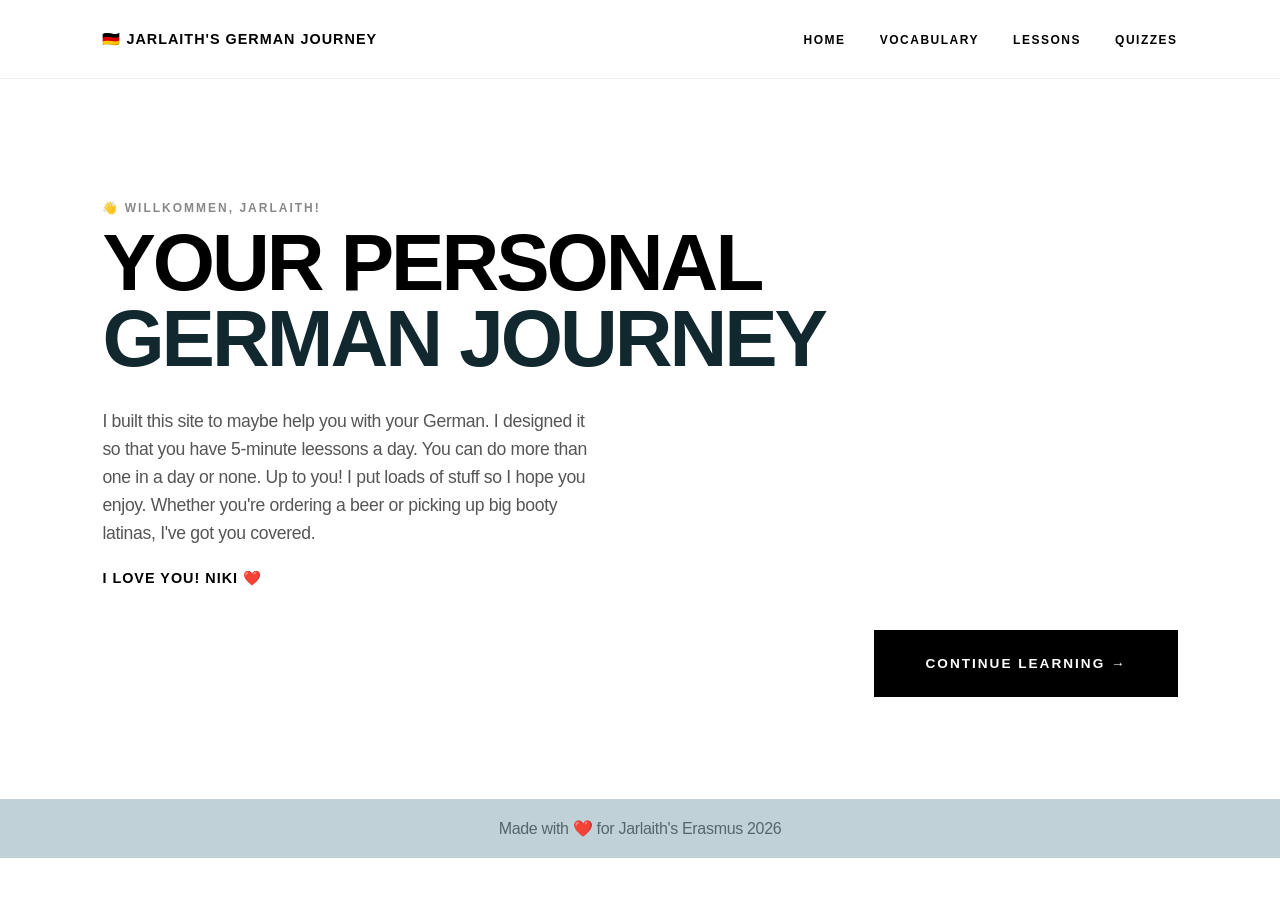
<file: index.html>
<!DOCTYPE html>
<html lang="en">
<head>
    <meta charset="UTF-8">
    <meta name="viewport" content="width=device-width, initial-scale=1.0">
    <title>Jarlaith's German Journey 🇩🇪</title>
    <link rel="stylesheet" href="style.css">
</head>
<body>
    <main class="home-main">
    <section id="welcome-hero" class="hero">
        <div class="hero-content">
            <div id="hero-naslov">
                <span class="emoji-badge">👋 Willkommen, Jarlaith!</span>
                <h1>Your personal <br><span class="highlight">German Journey</span></h1>
                <p class="love-note">
                    I built this site to maybe help you with your German. I designed it so that you have 5-minute leessons a day.
                    You can do more than one in a day or none. Up to you! I put loads of stuff so I hope you enjoy.
                    Whether you're ordering a beer or picking up big booty latinas, I've got you covered. 
                    <br><strong>I love you! Niki ❤️</strong>
                </p>
            </div>
            
            <div class="hero-action">
                <button class="cta-button" onclick="scrollToLessons()" id="main-action-btn">
                    Start Learning!
                </button>
            </div>
        </div>
    </section>

    <section id="lesson-section" class="lesson-container" style="display: none;">
        <div class="lesson-card">
            <div class="badge" id="lesson-topic">Topic: Meeting People</div>
            <div class="phrase-section">
                <p class="lang-label">English</p>
                <h2 id="english-text">Hello / Good day</h2>
            </div>
            <div class="phrase-section german-box">
                <p class="lang-label">German</p>
                <h2 id="german-text">Guten Tag!</h2>
            </div>
            <div class="lesson-controls">
                <button class="btn-audio" onclick="speakCurrent()">🔊 Listen</button>
                <button class="btn-next" onclick="nextLesson()">Next Phrase →</button>
            </div>
            <p class="progress" id="progress-text">Phrase 1 of 4</p>
        </div>
    </section>
</main>

    <footer>
        Made with ❤️ for Jarlaith's Erasmus 2026
    </footer>

    <script src="header.js"></script>
    <script src="script.js"></script>
</body>
</html>
</file>
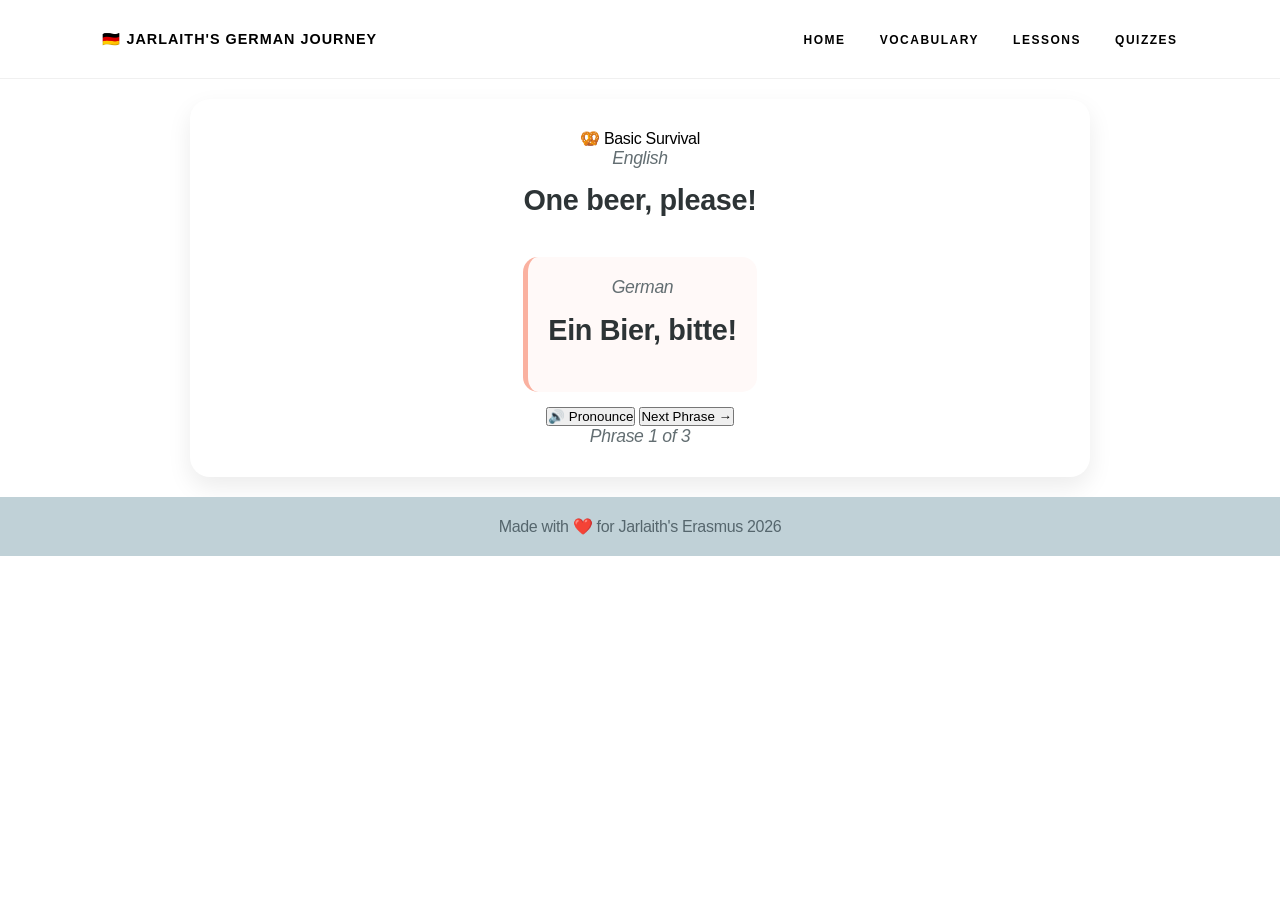
<file: lekcije.html>
<!DOCTYPE html>
<html lang="en">
<head>
    <meta charset="UTF-8">
    <meta name="viewport" content="width=device-width, initial-scale=1.0">
    <title>Daily Lessons | Jarlaith's German</title>
    <link rel="stylesheet" href="style.css">
</head>
<body>
    <main>
        <div class="lesson-card">
            <div class="badge" id="lesson-topic">Topic: Introductions</div>
            
            <div class="phrase-section">
                <p class="lang-label">English</p>
                <h2 id="english-text">I would like a beer, please.</h2>
            </div>

            <div class="phrase-section german-box">
                <p class="lang-label">German</p>
                <h2 id="german-text">Ich hätte gerne ein Bier, bitte.</h2>
            </div>

            <div class="lesson-controls">
                <button class="btn-audio" onclick="speakCurrent()">🔊 Pronounce</button>
                <button class="btn-next" onclick="nextLesson()">Next Phrase →</button>
            </div>
            
            <p class="progress" id="progress-text">Lesson 1 of 3</p>
        </div>
    </main>

    <footer>
        Made with ❤️ for Jarlaith's Erasmus 2026
    </footer>

    <script src="header.js"></script>
    <script src="script.js"></script>
</body>
</html>
</file>
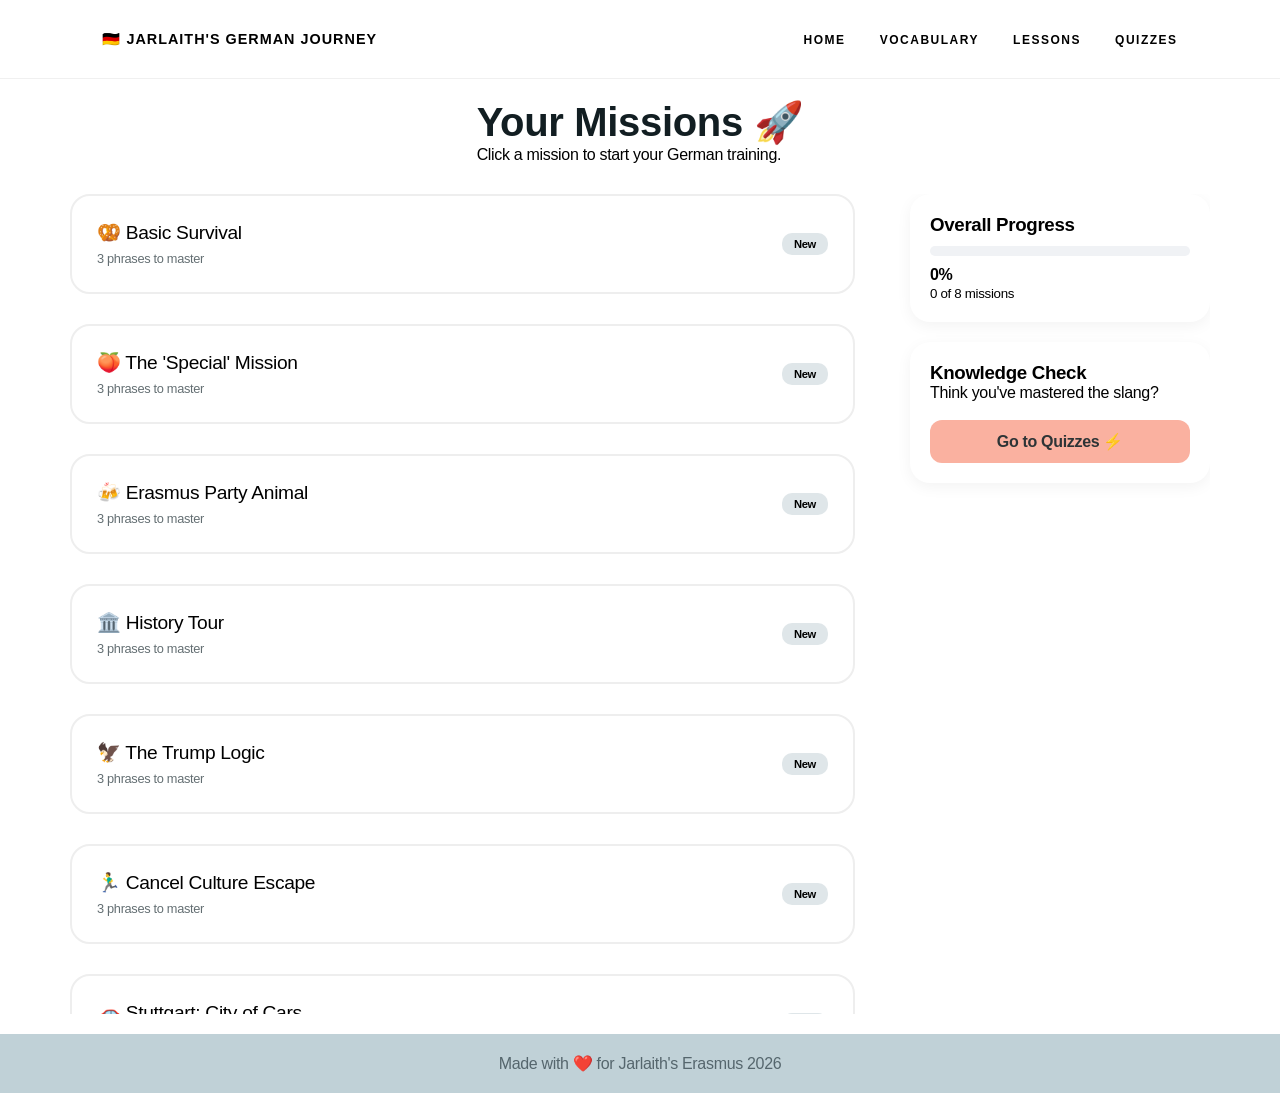
<file: lessons.html>
<!DOCTYPE html>
<html lang="en">
<head>
    <meta charset="UTF-8">
    <meta name="viewport" content="width=device-width, initial-scale=1.0">
    <title>Daily Lessons | Jarlaith's German</title>
    <link rel="stylesheet" href="style.css">
</head>
<body>
    <main class="dashboard-wrapper">
        <div class="dashboard-header">
            <h1>Your Missions 🚀</h1>
            <p>Click a mission to start your German training.</p>
        </div>
    
        <div class="dashboard-grid">
            <section id="dashboard-container" class="missions-list">
                </section>
            
            <aside class="sidebar">
                <div class="sidebar-box progress-box">
                    <h3>Overall Progress</h3>
                    <div class="progress-bar-container">
                        <div id="main-progress-bar" class="progress-fill"></div>
                    </div>
                    <p id="progress-stats">0/0 Missions Completed</p>
                </div>
            
                <div class="sidebar-box quiz-link-box">
                    <h3>Knowledge Check</h3>
                    <p>Think you've mastered the slang?</p> <br>
                    <a href="quizzes.html" class="quiz-cta">Go to Quizzes ⚡</a>
                </div>
            </aside>
        </div>
    </main>

    <footer>
        Made with ❤️ for Jarlaith's Erasmus 2026
    </footer>

    <script src="header.js"></script>
    <script src="script.js"></script>
</body>
</html>
</file>
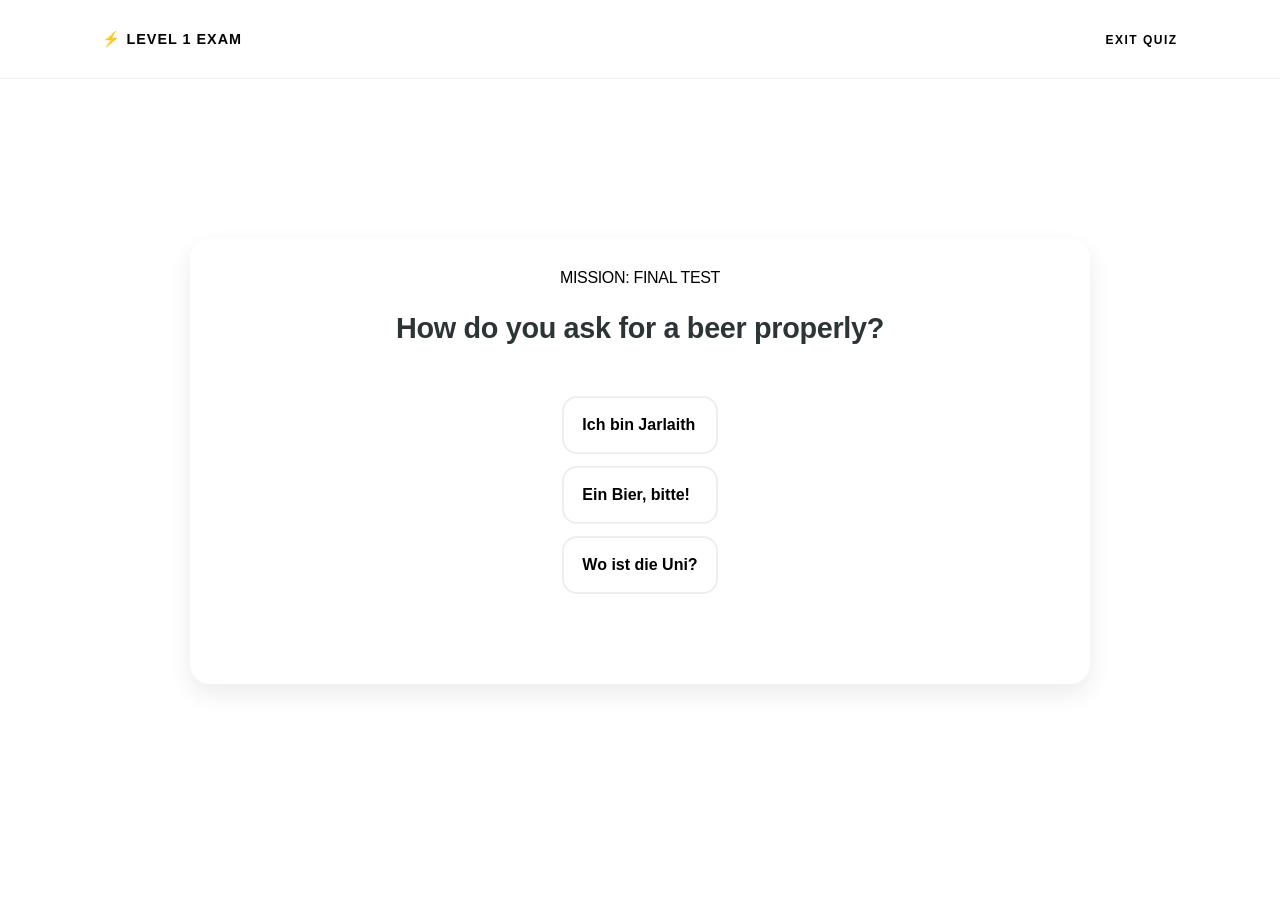
<file: play-quiz.html>
<!DOCTYPE html>
<html lang="en">
<head>
    <meta charset="UTF-8">
    <meta name="viewport" content="width=device-width, initial-scale=1.0">
    <title>Quiz Time | Jarlaith's German</title>
    <link rel="stylesheet" href="style.css">
    <style>
        /* Posebni stilovi samo za kviz opcije */
        .quiz-options {
            display: flex;
            flex-direction: column;
            gap: 12px;
            margin: 25px 0;
        }

        .option-btn {
            width: 100%;
            padding: 18px;
            border: 2px solid #eee;
            border-radius: 15px;
            background: white;
            cursor: pointer;
            font-size: 1rem;
            font-weight: 600;
            transition: all 0.2s ease;
            text-align: left;
        }

        .option-btn:hover:not(:disabled) {
            border-color: #fab1a0;
            background-color: #fffaf9;
            transform: translateX(5px);
        }

        .option-btn.correct {
            background-color: #55efc4 !important;
            border-color: #00b894 !important;
            color: white;
        }

        .option-btn.wrong {
            background-color: #ff7675 !important;
            border-color: #d63031 !important;
            color: white;
        }

        #quiz-feedback {
            font-weight: bold;
            margin-bottom: 15px;
            min-height: 20px;
        }

        .hidden { display: none; }
    </style>
</head>
<body>

    <header>
        <div class="logo">⚡ Level 1 Exam</div>
        <nav><a href="quizzes.html">Exit Quiz</a></nav>
    </header>

    <main style="display: flex; justify-content: center; align-items: center; min-height: 85vh;">
        <div class="lesson-card" id="quiz-card">
            <div class="badge">MISSION: FINAL TEST</div>
            
            <h2 id="quiz-question" style="margin-top: 10px;">Loading question...</h2>
            
            <div id="quiz-options" class="quiz-options">
                </div>

            <div id="quiz-feedback"></div>

            <button id="next-quiz-btn" class="cta-button hidden" style="width: 100%;" onclick="loadNextQuestion()">
                Next Question →
            </button>
        </div>
    </main>

    <script>
        // PODACI ZA KVIZ
        const quizData = [
            { 
                q: "How do you ask for a beer properly?", 
                a: ["Ich bin Jarlaith", "Ein Bier, bitte!", "Wo ist die Uni?"], 
                correct: 1 
            },
            { 
                q: "What's the best thing to say to a 'Big Booty Latina'?", 
                a: ["Guten Morgen", "Ich liebe deine Booty", "Ich liebe deine Energie"], 
                correct: 2 
            },
            { 
                q: "You lost your friends at the club. Help!", 
                a: ["Ich habe meine Freunde verloren", "Noch big booty latina!", "Die Rechnung, bitte"], 
                correct: 0 
            }
        ];

        let currentQ = 0;

        function loadQuestion() {
            const data = quizData[currentQ];
            const optionsContainer = document.getElementById('quiz-options');
            const feedback = document.getElementById('quiz-feedback');
            const nextBtn = document.getElementById('next-quiz-btn');

            // Resetiraj UI
            document.getElementById('quiz-question').innerText = data.q;
            optionsContainer.innerHTML = '';
            feedback.innerText = '';
            nextBtn.classList.add('hidden');

            // Stvori opcije
            data.a.forEach((opt, index) => {
                const btn = document.createElement('button');
                btn.className = 'option-btn';
                btn.innerText = opt;
                btn.onclick = () => checkQuizAnswer(index, btn);
                optionsContainer.appendChild(btn);
            });
        }

        function checkQuizAnswer(selectedIndex, clickedBtn) {
            const correctIdx = quizData[currentQ].correct;
            const allBtns = document.querySelectorAll('.option-btn');
            const feedback = document.getElementById('quiz-feedback');
            const nextBtn = document.getElementById('next-quiz-btn');

            // Onemogući ponovno klikanje
            allBtns.forEach(btn => btn.disabled = true);

            if (selectedIndex === correctIdx) {
                clickedBtn.classList.add('correct');
                feedback.innerText = "✅ Legend! You got it.";
                feedback.style.color = "#00b894";
            } else {
                clickedBtn.classList.add('wrong');
                allBtns[correctIdx].classList.add('correct'); // Pokaži točan odgovor
                feedback.innerText = "❌ Close! But Germany says no.";
                feedback.style.color = "#d63031";
            }

            nextBtn.classList.remove('hidden');
        }

        function loadNextQuestion() {
            currentQ++;
            if (currentQ < quizData.length) {
                loadQuestion();
            } else {
                finishQuiz();
            }
        }

        function finishQuiz() {
            // DODJELA XP BODOVA
            let currentXP = parseInt(localStorage.getItem('userXP')) || 0;
            currentXP += 100;
            localStorage.setItem('userXP', currentXP);

            // ZAVRŠNI EKRAN
            const card = document.getElementById('quiz-card');
            card.innerHTML = `
                <div style="font-size: 4rem; margin-bottom: 20px;">🏆</div>
                <h2 style="font-size: 2rem; margin-bottom: 10px;">Quiz Finished!</h2>
                <p style="font-size: 1.2rem; color: #244b56; font-weight: bold;">+100 XP Earned!</p>
                <p style="margin: 20px 0; line-height: 1.6;">
                    Jarlaith, you're ready to conquer Stuttgart!<br>
                    Niki is super proud of you. ❤️
                </p>
                <a href="lessons.html" class="cta-button" style="text-decoration: none; display: block;">Back to Missions</a>
            `;
        }

        // Pokreni kviz odmah
        loadQuestion();
    </script>

</body>
</html>
</file>
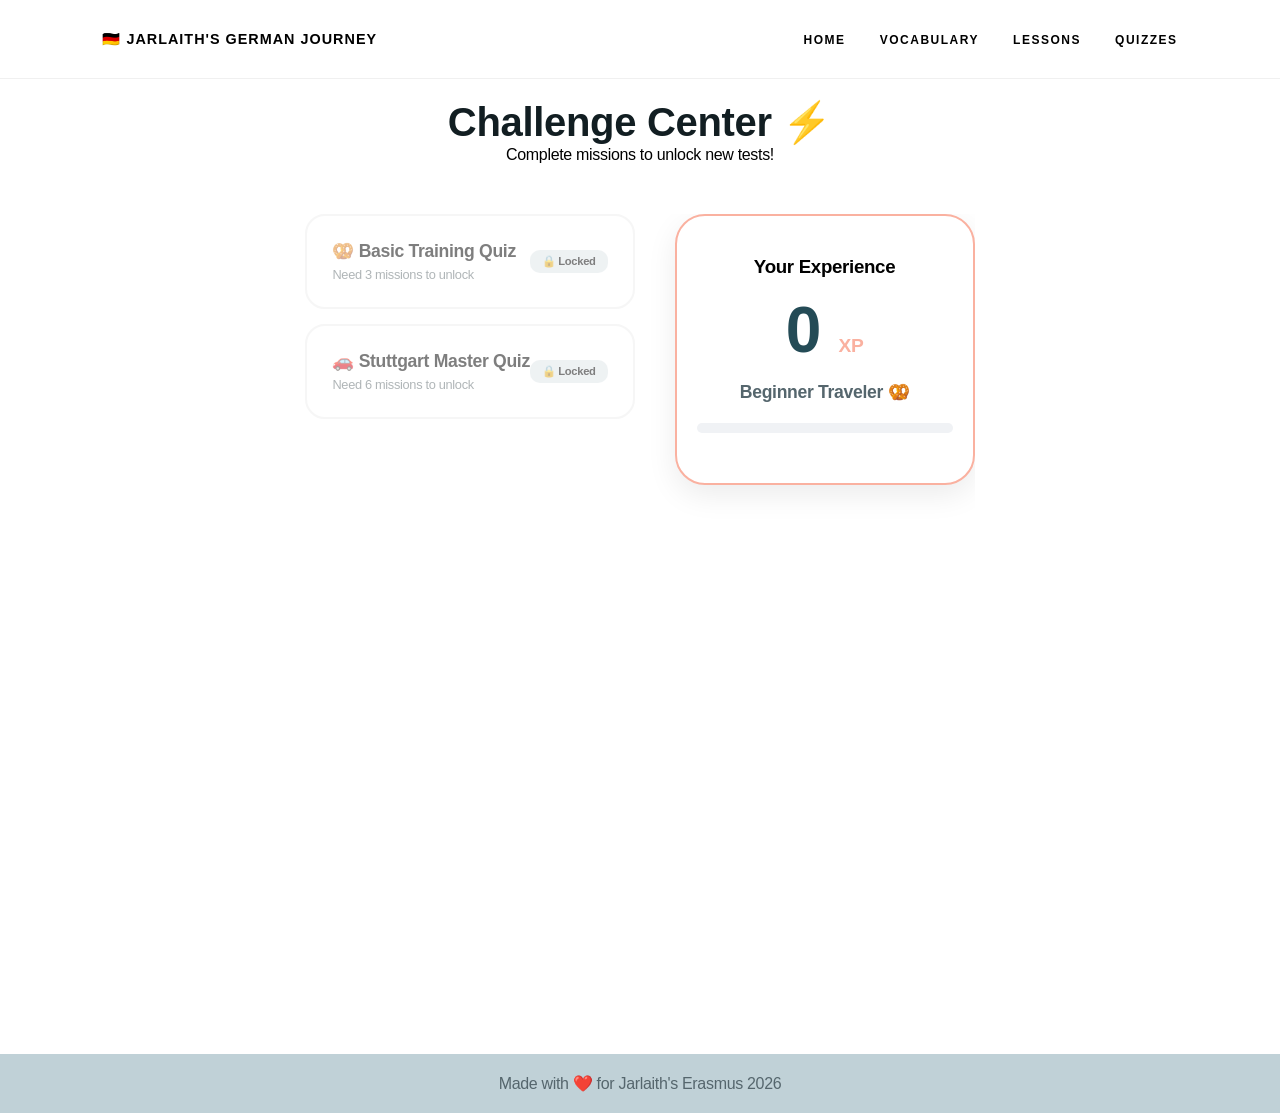
<file: quizzes.html>
<!DOCTYPE html>
<html lang="en">
<head>
    <meta charset="UTF-8">
    <meta name="viewport" content="width=device-width, initial-scale=1.0">
    <title>The Big Quiz | Jarlaith's German</title>
    <link rel="stylesheet" href="style.css">
    <style>
        .option-btn {
            width: 100%;
            padding: 15px;
            margin: 8px 0;
            border: 2px solid #eee;
            border-radius: 12px;
            background: white;
            cursor: pointer;
            font-weight: 600;
            transition: 0.2s;
        }
        .option-btn:hover { background: #fffaf9; border-color: #fab1a0; }
        .correct { background: #55efc4 !important; border-color: #00b894 !important; color: white; }
        .wrong { background: #ff7675 !important; border-color: #d63031 !important; color: white; }
    </style>
    </head>
    <body>


    <main class="dashboard-wrapper">
        <div class="page-title">
            <h1>Challenge Center ⚡</h1>
            <p>Complete missions to unlock new tests!</p>
        </div>

        <div class="dashboard-grid">
            <section id="quiz-list-container" style="width: 100%;">
            </section>

            <aside class="sidebar">
                <div class="sidebar-box xp-card">
                    <h3>Your Experience</h3>
                    <div class="xp-display"><span id="total-xp">0</span> <small>XP</small></div>
                    <p id="rank-text" style="font-weight: bold; font-size: 1.1rem;">Beginner Traveler 🥨</p>

                    <div class="progress-bar-container" style="margin-top: 20px;">
                        <div id="xp-bar" class="progress-fill" style="width: 0%; background: #fdcb6e;"></div>
                    </div>
                </div>
            </aside>
        </div>
    </main>

    <footer>
        Made with ❤️ for Jarlaith's Erasmus 2026
    </footer>

    <script src="script.js"></script>
    <script src="header.js"></script>
    <script>
document.addEventListener("DOMContentLoaded", () => {
    // 1. Prvo ažuriraj XP i Sidebar
    const currentXP = localStorage.getItem('userXP') || 0;
    document.getElementById('total-xp').innerText = currentXP;
    
    // 2. Pozovi funkciju iz script.js koja crta kvizove
    // Ona će sad pronaći "quiz-list-container" i nacrtati SVE kvizove iz quizList
    if (typeof renderQuizList === "function") {
        renderQuizList();
    }
});

// Pomoćna funkcija koja mora postojati za klik
function startQuiz(id) {
    localStorage.setItem('activeQuizId', id);
    window.location.href = 'play-quiz.html';
}
</script>

</body>
</html>
</file>
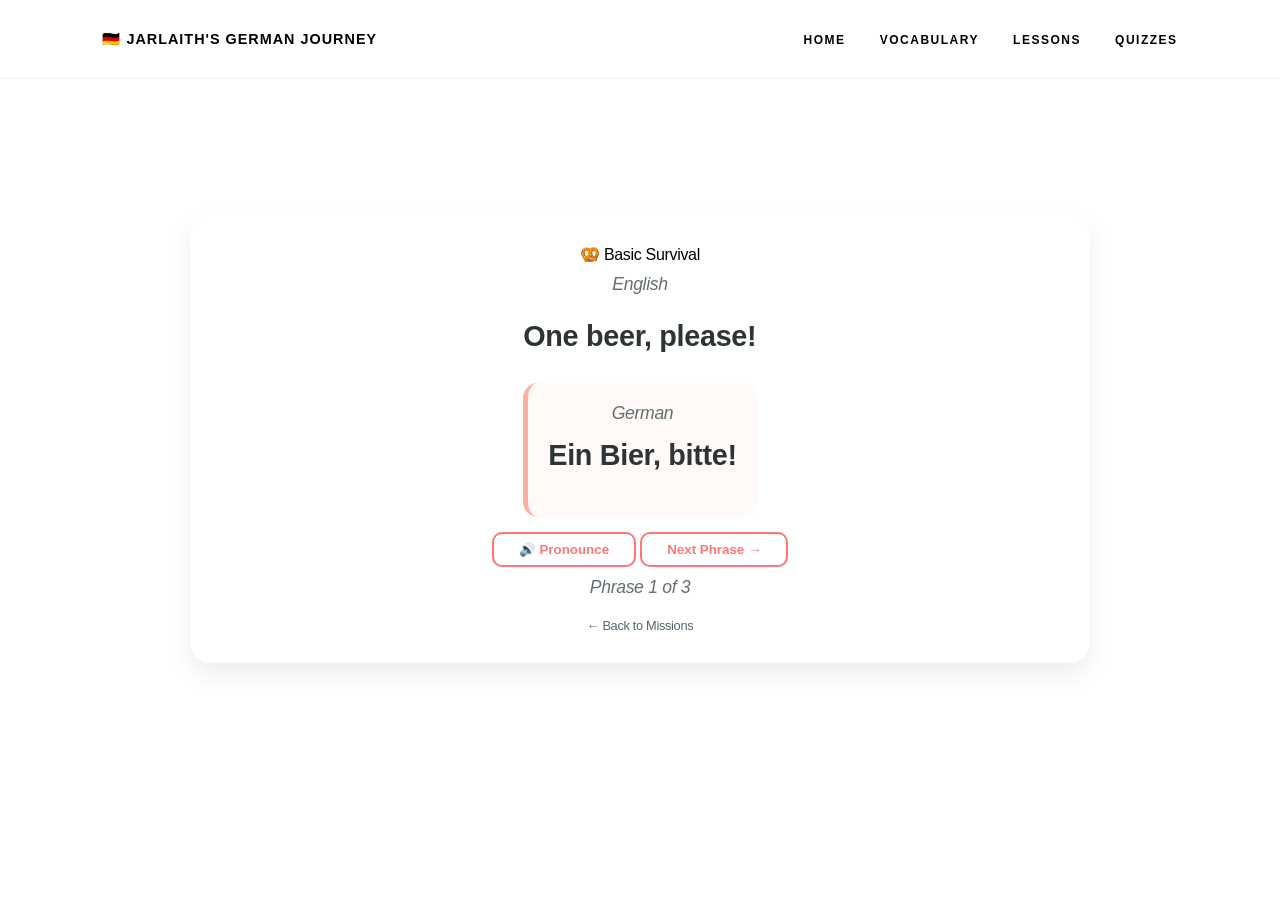
<file: training.html>
<!DOCTYPE html>
<html lang="en">
<head>
    <meta charset="UTF-8">
    <meta name="viewport" content="width=device-width, initial-scale=1.0">
    <title>Training Ground | Jarlaith's German</title>
    <link rel="stylesheet" href="style.css">
</head>
<body>

    <main style="display: flex; justify-content: center; align-items: center; min-height: 80vh;">
    <div class="lesson-card">
        <div class="badge" id="lesson-topic">Loading Mission...</div>
        
        <div id="fill-blanks-section" style="display: none;">
            <div class="word-bank" id="word-bank"></div>
            <p id="story-text" class="story-paragraph"></p>
        </div>
        
        <div id="phrase-section-container">
            <div class="phrase-section">
                <p class="lang-label lang-english">English</p>
                <h2 id="english-text">---</h2>
            </div>
            <div class="phrase-section german-box">
                <p class="lang-label">German</p>
                <h2 id="german-text">---</h2>
            </div>
        </div>

        <div class="lesson-controls">
            <button class="btn-audio btn-training" id="audio-btn" onclick="speakCurrent()">🔊 Pronounce</button>
            <button class="btn-next btn-training" id="next-btn" onclick="nextLesson()">Next Phrase →</button>
        </div>
        
        <p class="progress" id="progress-text">Phrase 1 of X</p>
        
        <a href="lessons.html" style="display: block; margin-top: 20px; color: #55666d; text-decoration: none; font-size: 0.8rem;">← Back to Missions</a>
    </div>
</main>

    <script src="header.js"></script>
    <script src="script.js"></script>
</body>
</html>
</file>
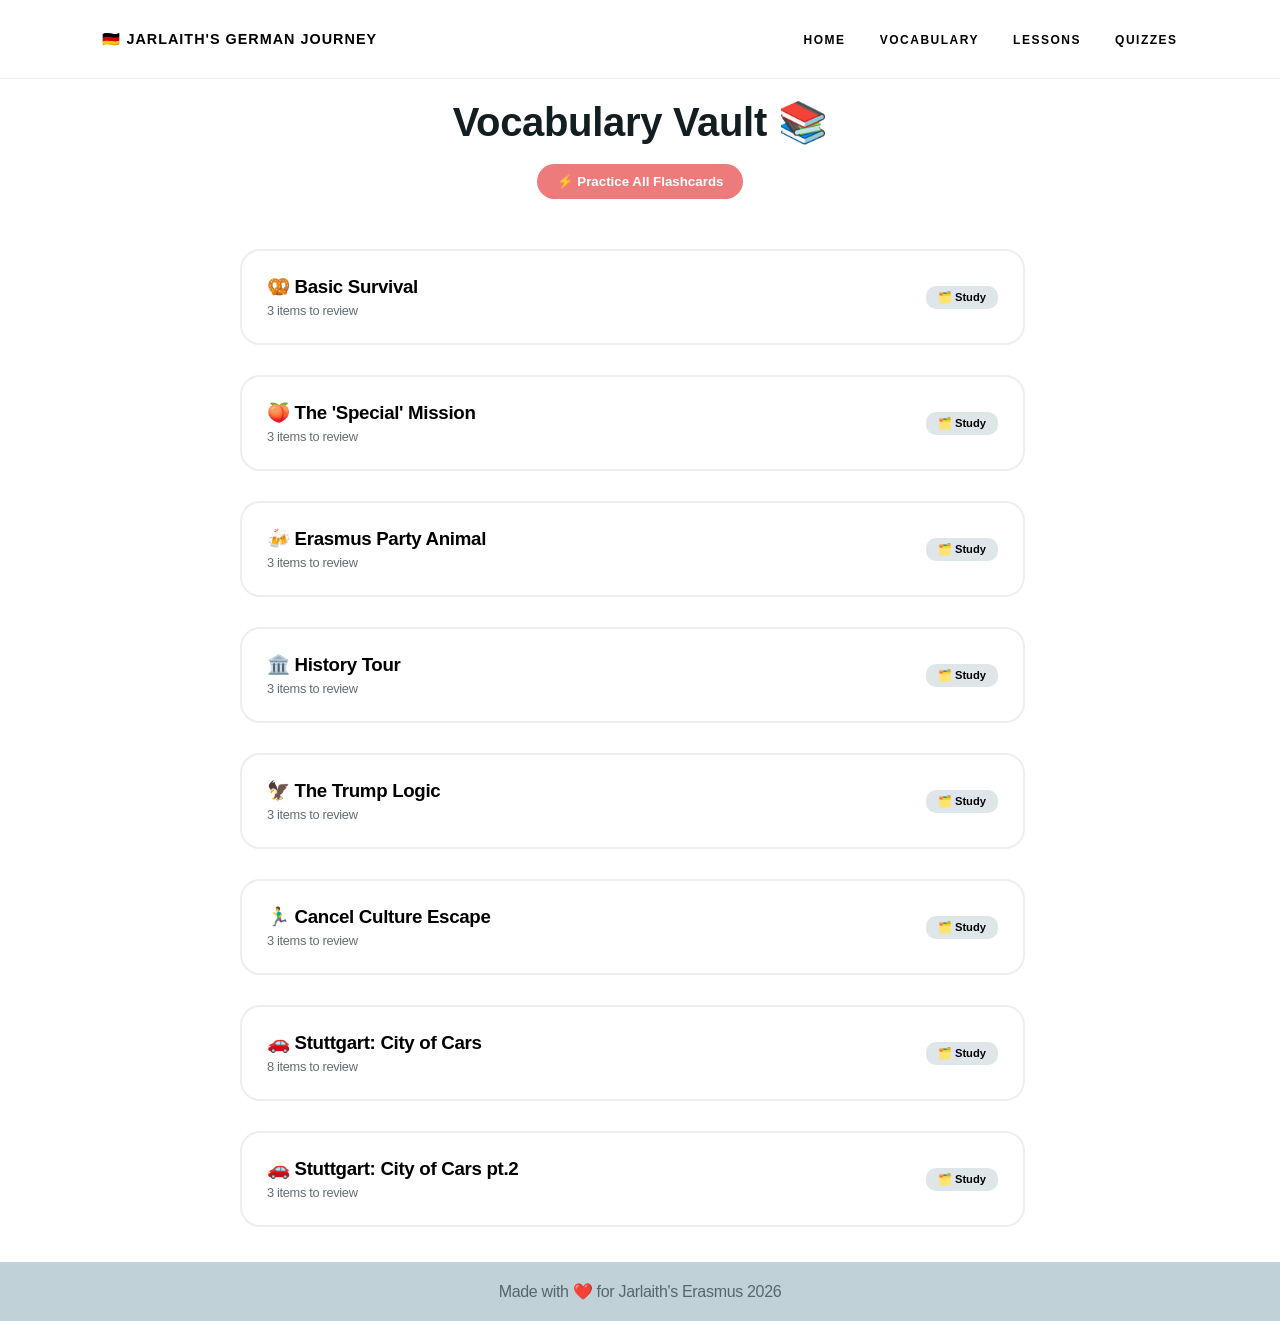
<file: vocabulary.html>
<!DOCTYPE html>
<html lang="en">
<head>
    <meta charset="UTF-8">
    <meta name="viewport" content="width=device-width, initial-scale=1.0">
    <title>Vocabulary | Jarlaith's German</title>
    <link rel="stylesheet" href="style.css">
</head>
<body>
    <main class="dashboard-wrapper">
        <div class="page-title">
            <h1>Vocabulary Vault 📚</h1><br>
            <button onclick="startFlashcards('all')" class="btn-nav">⚡ Practice All Flashcards</button>
        </div>

        <div id="vocab-category-list" class="dashboard-grid">
            </div>

        <div id="flashcard-modal" class="modal" style="display:none;">
            <div class="flashcard-container">
                <div class="flashcard" id="current-card" onclick="flipCard()">
                    <div class="card-front" id="card-front">German Word</div>
                    <div class="card-back" id="card-back">English Translation</div>
                </div>
                <div class="controls">
                    <button onclick="prevCard()" class="btn-nav">←</button>
                    <span id="card-counter">1 / 10</span>
                    <button onclick="nextCard()" class="btn-nav">→</button>
                </div>
                <button onclick="closeFlashcards()" class="btn-nav">Close</button>
            </div>
        </div>
    </main>

    <footer>
        Made with ❤️ for Jarlaith's Erasmus 2026
    </footer>

    <script src="header.js"></script>
    <script src="script.js"></script>
</body>
</html>
</file>
<file: style.css>
/* --- OSNOVNE POSTAVKE --- */
* { margin: 0; padding: 0; box-sizing: border-box; font-family: 'Inter', sans-serif; }

html, body {
    height: 100%;
}
@import url('https://fonts.googleapis.com/css2?family=Inter:wght@300;400;700&display=swap');

* {
    margin: 0;
    padding: 0;
    box-sizing: border-box;
}

body {
    background: #ffffff; /* Čista bijela pozadina */
    color: #000000;      /* Čista crna slova */
    font-family: 'Inter', sans-serif;
    letter-spacing: -0.02em; /* Moderni "tight" look teksta */
}
header {
    display: flex;
    justify-content: space-between;
    align-items: center;
    padding: 30px 8%;
    background: #fff;
    border-bottom: 1px solid #f0f0f0;
}

.logo {
    font-weight: 800;
    letter-spacing: 1px;
    text-transform: uppercase;
    font-size: 0.9rem;
}

header nav a {
    text-decoration: none;
    color: #000;
    font-weight: 600;
    font-size: 0.75rem;
    letter-spacing: 1.5px;
    text-transform: uppercase;
    margin-left: 30px;
    transition: 0.3s;
}

header nav a:hover { opacity: 0.5; }

/* --- Hamburger Crte --- */
.menu-toggle {
    display: none; /* Skriveno na desktopu */
    flex-direction: column;
    gap: 6px;
    cursor: pointer;
    z-index: 2000;
}

.menu-toggle span {
    width: 25px;
    height: 2px;
    background: #000;
    transition: 0.4s;
}

/* Glavni gumb (kao Porscheov "Configure" gumb) */
.continue-btn {
    background: #000000;
    color: #ffffff;
    padding: 18px 40px;
    border-radius: 4px; /* Porsche ne voli skroz okrugle gumbe, nego lagano zaobljene */
    text-transform: uppercase;
    font-weight: 700;
    font-size: 0.8rem;
    letter-spacing: 1px;
    border: 1px solid #000000;
    transition: all 0.3s ease;
    cursor: pointer;
}

.continue-btn:hover {
    background: #ffffff;
    color: #000000;
}

/* --- DASHBOARD LAYOUT (lessons.html) --- */
.dashboard-header h1 {
    font-size: 2.5rem;
    color: #121e22;
}

/* --- MISSION ITEMS (Lekcije koje hoveraju) --- */
.mission-item {
    background: white;
    padding: 25px;
    border-radius: 20px;
    border: 2px solid #eee;
    cursor: pointer;
    display: flex;
    justify-content: space-between;
    align-items: center;
    transition: all 0.3s ease;
    margin-bottom: 15px;
}

.mission-item:hover {
    transform: translateX(10px); /* Pomak udesno na hover */
    border-color: #fab1a0;
    background-color: #fffaf9;
    box-shadow: 5px 5px 15px rgba(0,0,0,0.05);
}

.mission-item.completed {
    background: #fdfdfd;
    border-color: #e0e0e0;
    opacity: 0.6;
}

.status-tag {
    font-size: 0.7rem;
    font-weight: bold;
    padding: 5px 12px;
    border-radius: 10px;
    background: #dfe6e9;
}

.completed .status-tag {
    background: #55efc4;
    color: #00b894;
}

.story-input:focus {
    border-bottom: 2px solid #fab1a0;
}

.word-bank {
    margin-bottom: 20px;
    padding: 15px;
    background: #fff;
    border-radius: 15px;
    box-shadow: inset 0 0 10px rgba(0,0,0,0.05);
    display: flex;
    flex-wrap: wrap;
    gap: 10px;
    justify-content: center;
}
.story-paragraph {
    line-height: 2.5;
    font-size: 1.2rem;
    color: #2d3436 !important; /* Forsiraj tamnu boju */
    padding: 20px;
    text-align: left;
}

.story-input {
    border: none;
    border-bottom: 2px solid #fab1a0;
    background: #fff5f2;
    width: 100px;
    text-align: center;
    font-weight: bold;
    color: #e67e22;
    margin: 0 5px;
    border-radius: 5px 5px 0 0;
}

.draggable-word {
    display: inline-block;
    padding: 8px 15px;
    margin: 5px;
    background: white;
    border: 2px solid #244b56;
    border-radius: 10px;
    cursor: pointer;
    font-weight: bold;
    transition: 0.2s;
}

.draggable-word:hover {
    background: #244b56;
    color: white;
}

/*---- FLASH CARD KONTROLE ----*/
/* Kontejner za strelice i brojač */
.controls {
    display: flex;
    justify-content: center; /* Centrira cijelu grupu vodoravno */
    align-items: center;     /* Poravnava gumbe i tekst u savršenu vodoravnu liniju */
    gap: 20px;               /* Točan razmak između elemenata */
    margin: 20px 0;
}

/* Stilizacija strelica (Next/Prev) */
.btn-nav {
    background: #ee7b7b; /* Tvoja boja */
    color: white;
    border: none;
    padding: 10px 20px;
    border-radius: 50px; /* Zaobljeni gumbi kao pilule */
    font-weight: bold;
    cursor: pointer;
    transition: 0.3s;
    min-width: 100px;    /* Da oba gumba budu iste širine bez obzira na tekst */
}

.btn-nav:hover {
    background: #ff7675;
    transform: translateY(-2px); /* Lagani skok kad prođeš mišem */
}

/* Stil za brojač (1 / 10) */
#card-counter {
    font-family: 'Poppins', sans-serif;
    font-weight: bold;
    font-size: 1.1rem;
    color: #ffffff;
    min-width: 60px;     /* Sprječava micanje gumba kad se broj promijeni */
    text-align: center;
}

/* Stilizacija Close gumba (ispod strelica) */
.btn-training {
    background: none;
    border: 2px solid #ff7675;
    color: #ff7675;
    padding: 8px 25px;
    border-radius: 10px;
    cursor: pointer;
    font-weight: 600;
    transition: 0.3s;
    margin-bottom: 10px;
}
.btn-close {
    display: block;      /* Ide u novi red */
    margin: 30px auto 0;
    background: none;
    border: 2px solid #ff7675;
    color: #ff7675;
    padding: 8px 25px;
    border-radius: 10px;
    cursor: pointer;
    font-weight: 600;
    transition: 0.3s;
}

.btn-close:hover {
    background: #ff7675;
    color: white;
}

.lang-english {
    padding: 10px;
}

/* --- SIDEBAR --- */
.sidebar {
    display: flex;
    flex-direction: column;
    gap: 20px;
}

.sidebar-box {
    background: white;
    padding: 20px;
    border-radius: 20px;
    box-shadow: 0 4px 15px rgba(0,0,0,0.05);
}

.progress-bar-container {
    background: #f0f2f5;
    height: 10px;
    border-radius: 5px;
    overflow: hidden;
    margin: 10px 0;
}

.progress-fill {
    background: #55efc4;
    height: 100%;
    width: 0%; /* JS ovo puni */
    transition: width 0.5s ease;
}

.quiz-cta {
    display: block;
    text-align: center;
    background: #fab1a0;
    color: #2d3436;
    text-decoration: none;
    padding: 12px;
    border-radius: 12px;
    font-weight: bold;
    transition: 0.2s;
}

.quiz-cta:hover { background: #2d3436; color: white; }

/* Popravak za cijeli kontejner kvizova */
.dashboard-wrapper {
    padding-top: 50px; /* Razmak od headera */
    display: flex;
    flex-direction: column;
    align-items: center;
    width: 100%;
}
.dashboard-wrapper {
    flex-grow: 1; /* Uzima sav prostor između headera i footera */
    overflow-y: auto; /* SAMO SE OVAJ DIO SKROLA */
    padding: 20px 10px;
    -webkit-overflow-scrolling: touch; /* Glatko skrolanje na iPhoneu */
}

/* 1. Glavni kontejner koji drži Sidebar i Skrolajući dio */
.dashboard-grid {
    display: grid;
    grid-template-columns: 2fr 300px; 
    gap: 40px;
    height: calc(100vh - 80px); /* Visina ekrana minus visina headera */
    max-width: 95%;
    margin: 0 auto;
    margin-top: 30px;
    overflow: hidden; /* Cijela mreža se ne miče */
}

/* 2. LIJEVA STRANA (Lekcije/Vokabular) - OVO SE SKROLA */
#dashboard-container, #vocab-category-list {
    overflow-y: auto; /* Dozvoli skrolanje samo ovdje */
    height: 100%;
    padding-right: 15px; /* Prostor za skrol bar da ne pokrije kartice */
    display: flex;
    flex-direction: column;
    gap: 15px;
    width: 800px;
}

/* 3. DESNA STRANA (Sidebar) - OVO JE FIKSNO */
.sidebar {
    position: sticky;
    top: 0;
    height: fit-content;
    display: flex;
    flex-direction: column;
    gap: 20px;
}

/* Veća i ljepša XP kartica */
.xp-card {
    background: white;
    padding: 40px 20px; /* Više paddinga da bude veća */
    border-radius: 30px;
    text-align: center;
    box-shadow: 0 10px 30px rgba(0,0,0,0.08);
    border: 2px solid #fab1a0;
}

.xp-display {
    font-size: 4rem; /* Ogroman broj bodova */
    font-weight: 900;
    color: #244b56;
    margin: 15px 0;
}

.xp-display small {
    font-size: 1.2rem;
    color: #fab1a0;
}

/* Stil za naslov stranice koji ti fali */
.page-title {
    text-align: center;
    margin-bottom: 20px;
    width: 100%;
}

.page-title h1 {
    font-size: 2.5rem;
    color: #121e22;
}

#rank-text {
    font-weight: bold;
    color: #55666d;
    margin-bottom: 15px;
}

.quiz-unlock-special {
    border: 2px solid #fdcb6e !important; /* Zlatna boja */
    background: linear-gradient(135deg, #ffffff 0%, #fff9f1 100%) !important;
    animation: pulse-gold 2s infinite;
}

@keyframes pulse-gold {
    0% { box-shadow: 0 0 0 0 rgba(253, 203, 110, 0.4); }
    70% { box-shadow: 0 0 0 10px rgba(253, 203, 110, 0); }
    100% { box-shadow: 0 0 0 0 rgba(253, 203, 110, 0); }
}

@import url('https://fonts.googleapis.com/css2?family=Inter:wght@300;400;700;800&display=swap');

.hero {
    display: flex;
    align-items: center;
    justify-content: space-between; /* Razdvaja tekst i gumb */
    padding: 100px 8% 80px 8%;
    max-width: 1400px;
    margin: 0 auto;
    min-height: 80vh;
    gap: 30px;
}

/* Umjesto .hero-content koristi ovo: */
.hero-content {
    flex: 1.5; 
    max-width: 1200px;
}

/* Dodaj ovo za desni stupac u kojem je gumb: */
.hero-action {
    flex: 1;
    display: flex;
    justify-content: flex-end; /* Ovo gura gumb skroz desno */
}

/* Onaj mali natpis "Willkommen" */
.emoji-badge {
    text-transform: uppercase;
    font-size: 0.75rem;
    letter-spacing: 2px;
    font-weight: 700;
    color: #888;
    display: block;
    margin-bottom: 10px;
}

.hero h1 {
    font-family: 'Inter', sans-serif;
    font-size: clamp(3rem, 8vw, 5rem); /* Responzivna veličina slova */
    font-weight: 800;
    line-height: 0.95;
    letter-spacing: -3px; /* "Zbijena" slova za moderan look */
    text-transform: uppercase;
    margin-bottom: 30px;
}

.highlight {
    color: #11282e; /* Tvoja tamna nijansa */
    display: block;
}

.love-note {
    font-size: 1.1rem;
    line-height: 1.6;
    color: #555;
    max-width: 500px; /* Da tekst ne ide preširoko, lakše je čitati */
    margin-bottom: 40px;
}

.love-note strong {
    display: block;
    margin-top: 20px;
    color: #000;
    font-size: 0.9rem;
    text-transform: uppercase;
    letter-spacing: 1px;
}

/* Gumb koji vrišti "Premium" */
.cta-button {
    background: #000;
    color: #fff;
    padding: 25px 50px;
    border: 1px solid #000;
    font-weight: 700;
    font-size: 0.85rem;
    text-transform: uppercase;
    letter-spacing: 2px;
    cursor: pointer;
    transition: all 0.4s cubic-bezier(0.16, 1, 0.3, 1);
    white-space: nowrap; /* Da tekst u gumbu bude u jednom redu */
}

.cta-button:hover {
    background: transparent;
    color: #000;
    transform: translateY(-5px); /* Lagani skok prema gore */
}

/* --- VOCABULARY & CARDS --- */
.vocab-container, .lesson-card { 
    background: white; 
    padding: 30px; 
    border-radius: 20px; 
    margin: 20px auto;
    box-shadow: 0 10px 30px rgba(0,0,0,0.05); 
}
.lesson-card {
    /* OVO SU KLJUČNE STVARI */
    width: 100%;
    max-width: 900px;      /* Da ne bude preširoka na desktopu */
    min-height: 250px;     /* FIKSNA VISINA: Prilagodi brojku (npr. 200px ili 300px) */
    
    display: flex;
    flex-direction: column;
    justify-content: center; /* Centriraj tekst okomito unutar kartice */
    align-items: center;     /* Centriraj tekst vodoravno */
    text-align: center;
    
    background: white;
    padding: 30px;
    border-radius: 20px;
    box-shadow: 0 10px 25px rgba(0,0,0,0.08);
    margin: 20px auto;
    box-sizing: border-box; /* Da padding ne "napuše" karticu van ekrana */
}

/* Stil za njemački tekst unutar kartice */
.lesson-card h2 {
    font-size: 1.8rem;
    margin-bottom: 10px;
    color: #2d3436;
    min-height: 2.2em; /* Osigurava prostor za barem dva reda teksta */
    display: flex;
    align-items: center;
}

/* Stil za prijevod */
.lesson-card p {
    font-size: 1.1rem;
    color: #636e72;
    font-style: italic;
}

.german-box { 
    background: #fff9f8; 
    padding: 20px; 
    border-radius: 15px; 
    border-left: 5px solid #fab1a0; 
    margin: 15px 0;
}
.flashcard-container {
    perspective: 1000px;
    text-align: center;
}

.flashcard {
    width: 500px;
    height: 200px;
    transition: transform 0.6s;
    transform-style: preserve-3d;
    cursor: pointer;
    position: relative;
    margin: 20px auto;
}

.flashcard.flipped {
    transform: rotateY(180deg);
}

.card-front, .card-back {
    position: absolute;
    width: 100%;
    height: 100%;
    backface-visibility: hidden;
    display: flex;
    align-items: center;
    justify-content: center;
    font-size: 1.5rem;
    font-weight: bold;
    border-radius: 15px;
    box-shadow: 0 10px 20px rgba(0,0,0,0.1);
}

.card-front { background: white; color: #2d3436; }
.card-back { background: #fab1a0; color: white; transform: rotateY(180deg); }

.modal {
    position: fixed;
    top: 0; left: 0; width: 100%; height: 100%;
    background: rgba(0,0,0,0.8);
    display: flex;
    justify-content: center;
    align-items: center;
    z-index: 1000;
}

/* --- FOOTER --- */
footer { 
    text-align: center; 
    padding: 20px; 
    color: #55666d; 
    background: #c0d1d7;
    margin-top: auto;
}

@media (max-width: 750px) {
    /* 1. VRAĆAMO NORMALAN SKROL STRANICE */
    html, body {
        height: auto !important;
        overflow: visible !important;
    }

    .menu-toggle { display: flex; }

    header nav {
        position: fixed;
        top: 0;
        right: -100%; /* Skriveno */
        width: 80%;
        height: 100vh;
        background: #fff;
        display: flex;
        flex-direction: column;
        justify-content: center;
        align-items: center;
        gap: 40px;
        transition: 0.5s cubic-bezier(0.16, 1, 0.3, 1);
        z-index: 1999;
        box-shadow: -20px 0 40px rgba(0,0,0,0.05);
    }

    header nav.active { right: 0; }

    header nav a {
        font-size: 1.5rem; /* Velika, luksuzna slova u meniju */
        margin: 0;
        letter-spacing: 3px;
    }

    /* Animacija crtica u X */
    .menu-toggle.is-active span:nth-child(1) { transform: translateY(8px) rotate(45deg); }
    .menu-toggle.is-active span:nth-child(2) { opacity: 0; }
    .menu-toggle.is-active span:nth-child(3) { transform: translateY(-8px) rotate(-45deg); }

    /* Zatamnjenje pozadine kad je meni otvoren */
    .menu-overlay.active {
        position: fixed;
        top: 0;
        left: 0;
        width: 100%;
        height: 100%;
        background: rgba(0,0,0,0.2);
        backdrop-filter: blur(4px);
        z-index: 1998;
    }

    /* 3. LAYOUT - jedna kolona bez Grid komplikacija */
    .dashboard-grid {
        display: flex !important;
        flex-direction: column !important; /* Sve ide jedno ISPOD drugog */
        width: 100% !important;
        max-width: 100% !important;
        height: auto !important;
        padding: 10px !important;
        gap: 20px;
    }

    /* 4. SIDEBAR (PROGRES I KVIZ) - stavljamo ga na VRH */
    .sidebar {
        order: -1; /* Ovo ga baca iznad lekcija */
        width: 100% !important;
        display: flex !important;
        flex-direction: column !important;
        gap: 10px;
        position: static !important;
    }

    .sidebar-box {
        width: 100% !important;
        margin: 0 !important;
        padding: 15px !important;
        box-sizing: border-box;
    }

    /* 5. BLOK S LEKCIJAMA (KARTICE) */
    #dashboard-container, #vocab-category-list {
        display: flex !important;
        flex-direction: column !important;
        gap: 12px;
        width: 100% !important;
        height: 400px; /* FIKSNA VISINA BLOKA ZA SKROLANJE */
        overflow-y: auto !important; /* Omogućuje skrolanje unutar ovog bloka */
        background: rgba(0,0,0,0.02); /* Blaga pozadina da se vidi da je to zaseban dio */
        padding: 10px !important;
        border-radius: 15px;
        border: 1px solid #ddd;
    }

    /* KARTICE - da budu velike i pregledne kao prije */
    .mission-item {
        width: 100% !important;
        min-height: 80px;
        box-sizing: border-box !important;
        margin: 0 !important;
        display: flex !important;
        justify-content: space-between;
        align-items: center;
        padding: 20px !important;
    }

    /* Fix za Vocabulary gumb unutar kartice */
    .mission-item button {
        padding: 8px 15px !important;
        font-size: 0.9rem !important;
    }

    #vocab-category-list {
        display: flex !important;
        flex-direction: column !important;
        gap: 12px;
        width: 100% !important;
        height: 450px !important; /* Ista visina kao za Lessons */
        overflow-y: auto !important;
        padding: 10px !important;
        box-sizing: border-box;
        border: 1px solid #ddd;
        border-radius: 15px;
        background: rgba(0,0,0,0.02);
    }

    /* FIX ZA KVIZOVE: Razmak između kartica kvizova */
    #quiz-list-container {
        display: flex !important;
        flex-direction: column !important;
        gap: 20px !important; /* Ovdje dodajemo taj razmak koji fali */
        padding-bottom: 30px;
    }

    /* Da kartice kvizova ne budu "zalijepljene" jedna za drugu */
    .quiz-card, .mission-item.quiz-unlock-special {
        margin-bottom: 10px !important;
    }

    .highlight{
        font-size: 3rem;
    }
    /* Umjesto da gumb stoji fiksno u tekstu, 
       možeš ga staviti da "lebdi" na dnu ekrana */
    .hero-action {
        position: sticky;
        bottom: 20px;
        width: 100%;
        padding: 0 6%;
        z-index: 10;
    }
    .description {
        font-size: 0.95rem; /* Manji font za tekst */
        line-height: 1.5;
    }
    .hero {
        padding: 60px 25px !important; 
        display: flex;
        flex-direction: column;
        align-items: flex-start; /* Poravnanje lijevo, ne centrirano */
        text-align: left;
        min-height: 80vh; /* Drži sadržaj gore, ostavlja zrak dolje */
    }

    /* Willkommen tag - manji i suptilniji */
    .emoji-badge {
        font-size: 0.65rem !important;
        letter-spacing: 1px !important;
        margin-bottom: 10px !important;
        opacity: 0.7;
    }

    /* Naslov - smanjen da stane u max 3-4 reda, a ne 6 */
    .hero h1 {
        font-size: 2.4rem !important; 
        line-height: 1.0 !important;
        letter-spacing: -1.5px !important;
        margin-bottom: 25px !important;
    }

    /* Glavni tekst - manji font i veći prored (line-height) */
    .love-note {
        font-size: 0.95rem !important;
        line-height: 1.6 !important;
        color: #444;
        max-width: 100%;
        margin-bottom: 30px !important;
    }

    /* Gumb - elegantniji i tanji */
    .cta-button {
        width: 100% !important;
        padding: 18px !important;
        font-size: 0.8rem !important;
        letter-spacing: 1.5px !important;
        border-radius: 4px; /* Blago zaobljeni rubovi za moderniji look */
    }

    /* Sređivanje footera da ne "visi" */
    footer {
        padding: 20px 25px !important;
        background: transparent !important; /* Makni tu sivu traku, neka bude bijelo */
        border-top: 1px solid #eee;
        font-size: 0.7rem !important;
        text-align: center;
        margin-top: auto; /* Gura ga na dno */
    }
}
</file>
